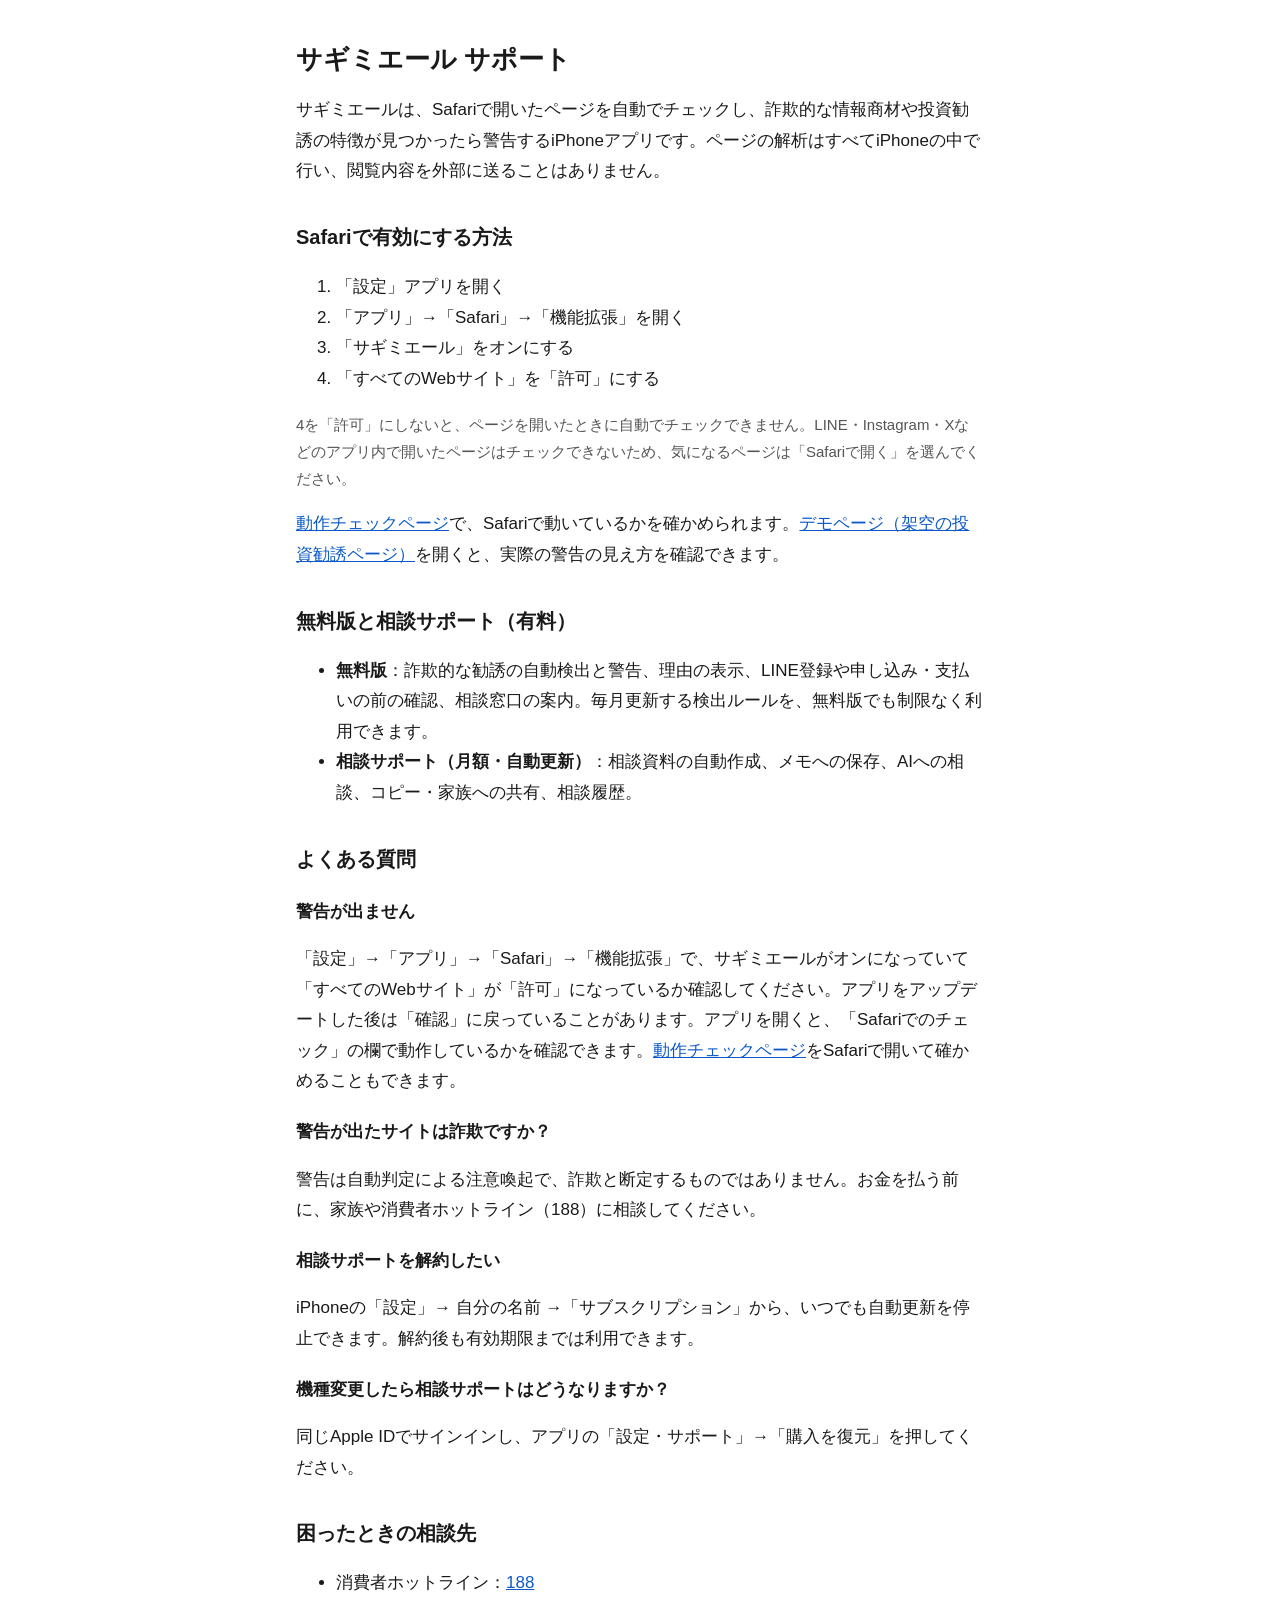
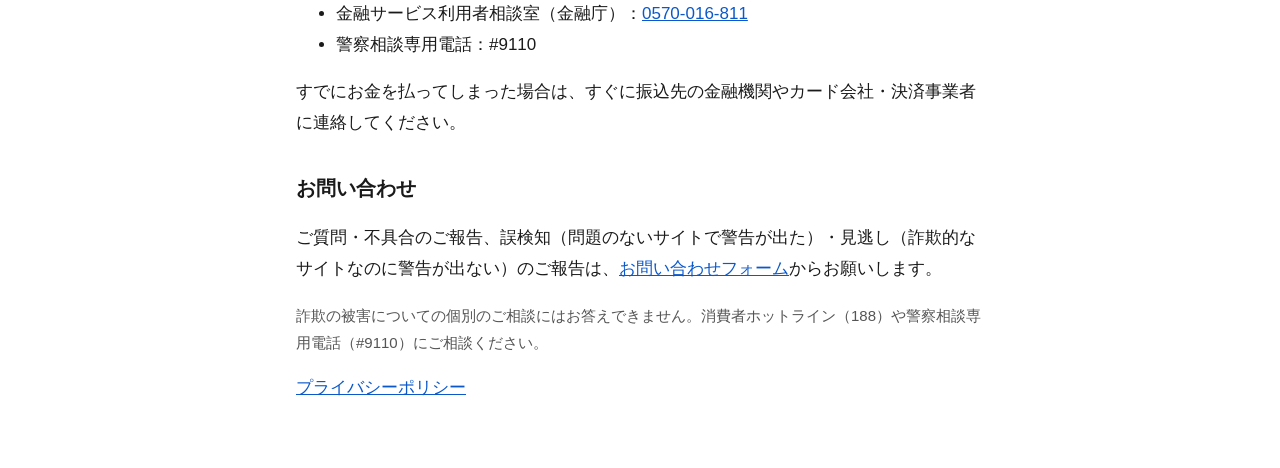
<file: index.html>
<!doctype html>
<html lang="ja">
<head>
<meta charset="utf-8">
<meta name="viewport" content="width=device-width, initial-scale=1">
<title>サギミエール サポート</title>
<link rel="stylesheet" href="style.css">
</head>
<body>
<main>
<h1>サギミエール サポート</h1>
<p>サギミエールは、Safariで開いたページを自動でチェックし、詐欺的な情報商材や投資勧誘の特徴が見つかったら警告するiPhoneアプリです。ページの解析はすべてiPhoneの中で行い、閲覧内容を外部に送ることはありません。</p>

<h2>Safariで有効にする方法</h2>
<ol>
  <li>「設定」アプリを開く</li>
  <li>「アプリ」→「Safari」→「機能拡張」を開く</li>
  <li>「サギミエール」をオンにする</li>
  <li>「すべてのWebサイト」を「許可」にする</li>
</ol>
<p class="muted">4を「許可」にしないと、ページを開いたときに自動でチェックできません。LINE・Instagram・Xなどのアプリ内で開いたページはチェックできないため、気になるページは「Safariで開く」を選んでください。</p>

<p><a href="check.html">動作チェックページ</a>で、Safariで動いているかを確かめられます。<a href="demo.html">デモページ（架空の投資勧誘ページ）</a>を開くと、実際の警告の見え方を確認できます。</p>

<h2>無料版と相談サポート（有料）</h2>
<ul>
  <li><strong>無料版</strong>：詐欺的な勧誘の自動検出と警告、理由の表示、LINE登録や申し込み・支払いの前の確認、相談窓口の案内。毎月更新する検出ルールを、無料版でも制限なく利用できます。</li>
  <li><strong>相談サポート（月額・自動更新）</strong>：相談資料の自動作成、メモへの保存、AIへの相談、コピー・家族への共有、相談履歴。</li>
</ul>

<h2>よくある質問</h2>
<h3>警告が出ません</h3>
<p>「設定」→「アプリ」→「Safari」→「機能拡張」で、サギミエールがオンになっていて「すべてのWebサイト」が「許可」になっているか確認してください。アプリをアップデートした後は「確認」に戻っていることがあります。アプリを開くと、「Safariでのチェック」の欄で動作しているかを確認できます。<a href="check.html">動作チェックページ</a>をSafariで開いて確かめることもできます。</p>
<h3>警告が出たサイトは詐欺ですか？</h3>
<p>警告は自動判定による注意喚起で、詐欺と断定するものではありません。お金を払う前に、家族や消費者ホットライン（188）に相談してください。</p>
<h3>相談サポートを解約したい</h3>
<p>iPhoneの「設定」→ 自分の名前 →「サブスクリプション」から、いつでも自動更新を停止できます。解約後も有効期限までは利用できます。</p>
<h3>機種変更したら相談サポートはどうなりますか？</h3>
<p>同じApple IDでサインインし、アプリの「設定・サポート」→「購入を復元」を押してください。</p>

<h2>困ったときの相談先</h2>
<ul>
  <li>消費者ホットライン：<a href="tel:188">188</a></li>
  <li>金融サービス利用者相談室（金融庁）：<a href="tel:0570016811">0570-016-811</a></li>
  <li>警察相談専用電話：#9110</li>
</ul>
<p>すでにお金を払ってしまった場合は、すぐに振込先の金融機関やカード会社・決済事業者に連絡してください。</p>

<h2 id="contact">お問い合わせ</h2>
<p>ご質問・不具合のご報告、誤検知（問題のないサイトで警告が出た）・見逃し（詐欺的なサイトなのに警告が出ない）のご報告は、<a href="https://docs.google.com/forms/d/e/1FAIpQLSe4jkIRCLQSm8JMk2_fko3_bluVxoWYzC-V2FqMi_mjQltGLA/viewform">お問い合わせフォーム</a>からお願いします。</p>
<p class="muted">詐欺の被害についての個別のご相談にはお答えできません。消費者ホットライン（188）や警察相談専用電話（#9110）にご相談ください。</p>

<p><a href="privacy.html">プライバシーポリシー</a></p>
</main>
</body>
</html>
</file>
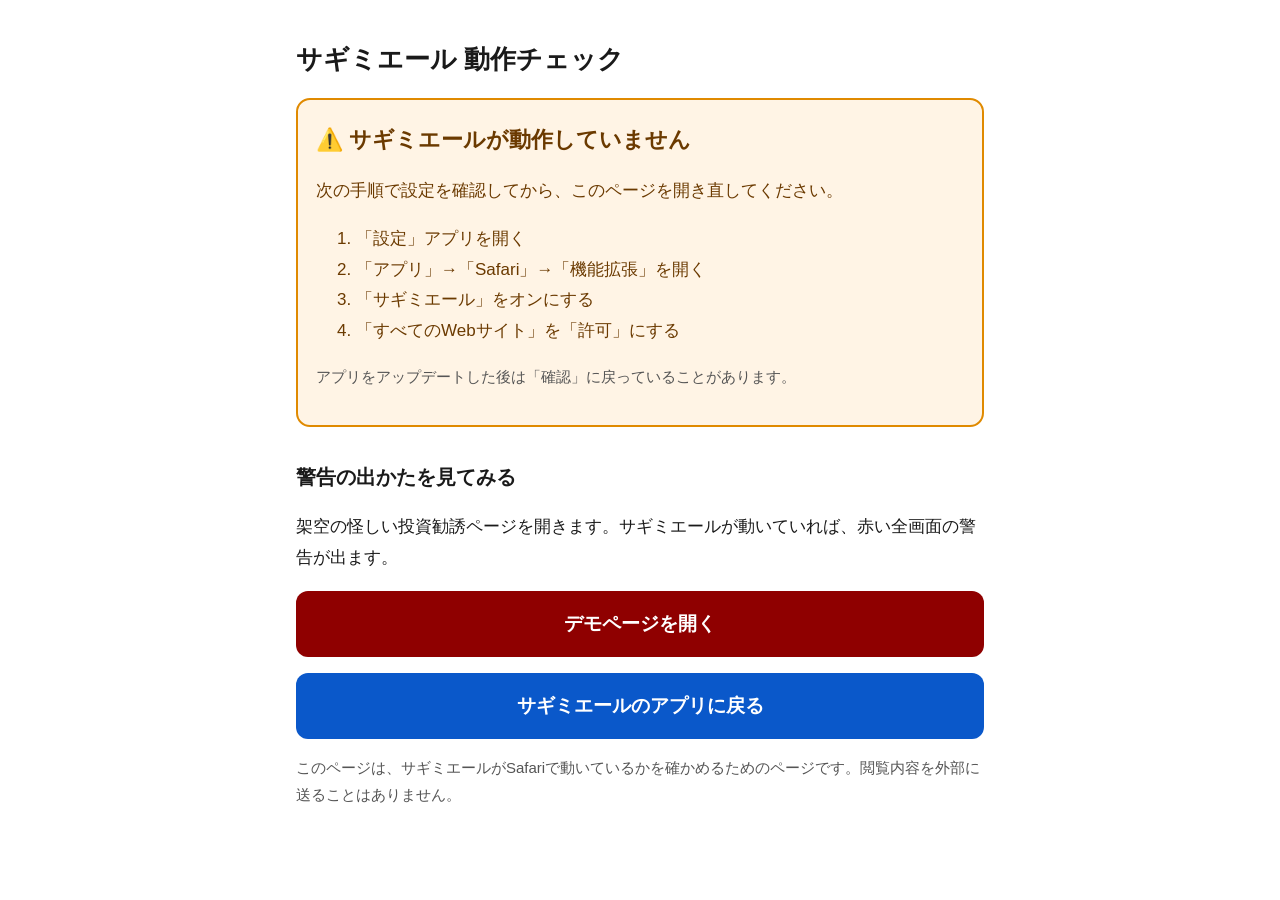
<file: check.html>
<!doctype html>
<html lang="ja">
<head>
<meta charset="utf-8">
<meta name="viewport" content="width=device-width, initial-scale=1">
<title>サギミエール 動作チェック</title>
<link rel="stylesheet" href="style.css">
<style>
  .result { border-radius: 14px; padding: 20px 18px; margin: 20px 0; }
  .result h2 { margin: 0 0 8px; font-size: 22px; }
  .ok { background: #e6f6ea; color: #14532d; border: 2px solid #22a050; }
  .ng { background: #fff4e5; color: #6b3a00; border: 2px solid #e08a00; }
  .back { display: block; text-align: center; font-size: 19px; font-weight: bold; padding: 16px; margin-top: 16px;
          border-radius: 12px; background: #0a58ca; color: #fff; text-decoration: none; }
  @media (prefers-color-scheme: dark) {
    .ok { background: #0f2a18; color: #c9f2d5; }
    .ng { background: #2e1f08; color: #ffe0b0; }
  }
</style>
</head>
<body>
<main>
<h1>サギミエール 動作チェック</h1>

<!-- サギミエールが動いていると、拡張がこの2つの表示を切り替える -->
<div id="sagimieru-ok" class="result ok" hidden>
  <h2>✅ サギミエールは動作しています</h2>
  <p>Safariで開いたページを自動でチェックできる状態です。</p>
</div>

<div id="sagimieru-ng" class="result ng">
  <h2>⚠️ サギミエールが動作していません</h2>
  <p>次の手順で設定を確認してから、このページを開き直してください。</p>
  <ol>
    <li>「設定」アプリを開く</li>
    <li>「アプリ」→「Safari」→「機能拡張」を開く</li>
    <li>「サギミエール」をオンにする</li>
    <li>「すべてのWebサイト」を「許可」にする</li>
  </ol>
  <p class="muted">アプリをアップデートした後は「確認」に戻っていることがあります。</p>
</div>

<h2>警告の出かたを見てみる</h2>
<p>架空の怪しい投資勧誘ページを開きます。サギミエールが動いていれば、赤い全画面の警告が出ます。</p>
<a class="back" href="demo.html" style="background:#8f0000">デモページを開く</a>

<a class="back" href="sagimieru://check">サギミエールのアプリに戻る</a>

<!-- 診断情報（サギミエールが動いているときだけ拡張が表示する）。ふだんは閉じておく -->
<details id="sagimieru-diag" hidden style="margin-top: 32px;">
  <summary class="muted">うまく警告が出ないとき（診断情報）</summary>
  <p class="muted">デモページで警告が出ないときに使います。お問い合わせの際は、この部分のスクリーンショットを添えてください。</p>
  <pre id="sagimieru-diag-text" style="white-space: pre-wrap; word-break: break-all; font-size: 14px;"></pre>
  <p class="muted">下のボタンは、ページの内容を使わずに警告画面だけを表示します。デモページで出ないのにここで出る場合は、ページの読み取りに問題があります。</p>
  <button id="sagimieru-diag-try" type="button" style="font-size: 17px; padding: 12px 16px; border-radius: 10px;">警告画面だけを表示してみる</button>
  <p id="sagimieru-diag-try-result"></p>
</details>
<p class="muted">このページは、サギミエールがSafariで動いているかを確かめるためのページです。閲覧内容を外部に送ることはありません。</p>
</main>
</body>
</html>
</file>
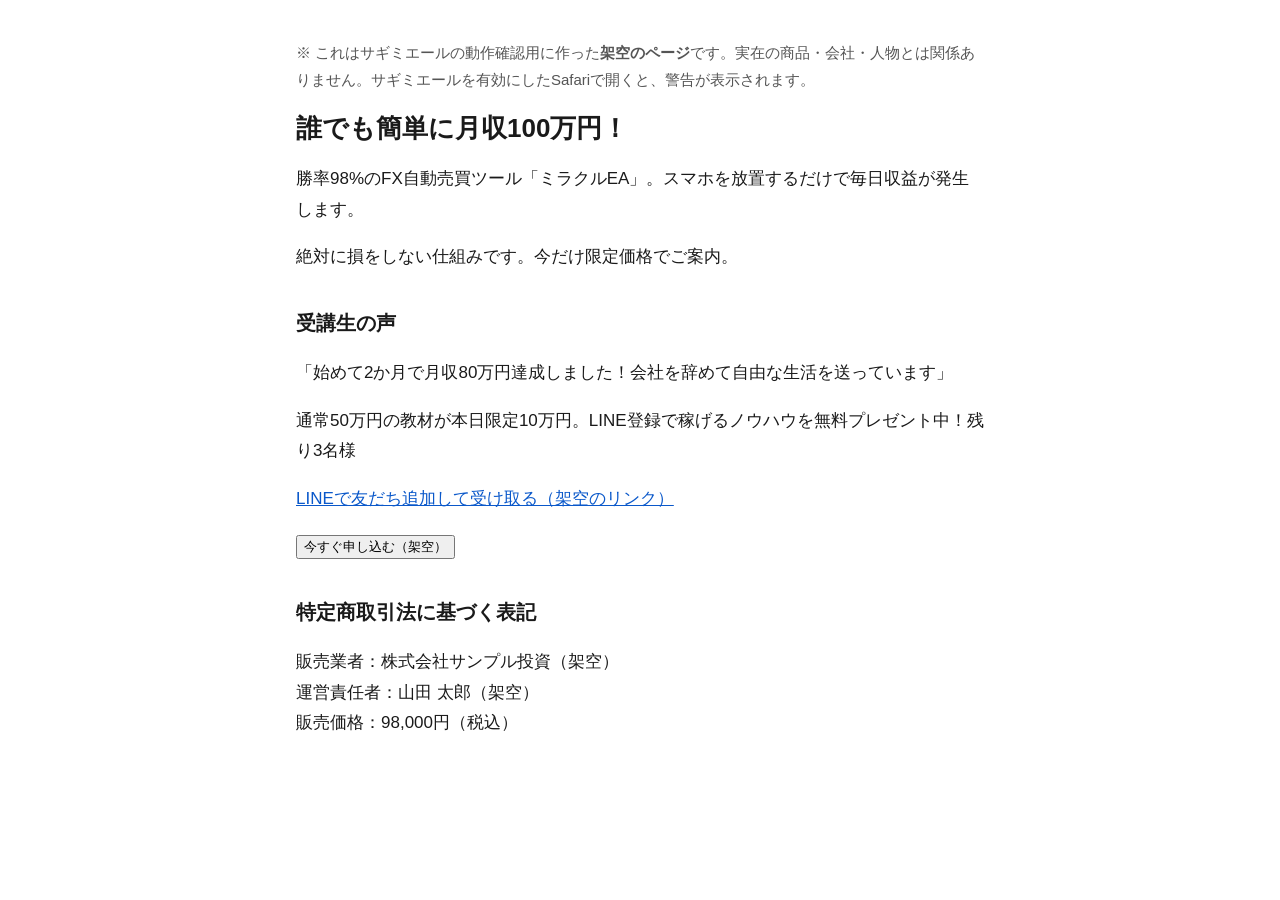
<file: demo.html>
<!doctype html>
<html lang="ja">
<head>
<meta charset="utf-8">
<meta name="viewport" content="width=device-width, initial-scale=1">
<title>【動作確認用】架空の投資勧誘ページ｜サギミエール</title>
<link rel="stylesheet" href="style.css">
</head>
<body>
<main>
<p class="muted">※ これはサギミエールの動作確認用に作った<strong>架空のページ</strong>です。実在の商品・会社・人物とは関係ありません。サギミエールを有効にしたSafariで開くと、警告が表示されます。</p>

<h1>誰でも簡単に月収100万円！</h1>
<p>勝率98%のFX自動売買ツール「ミラクルEA」。スマホを放置するだけで毎日収益が発生します。</p>
<p>絶対に損をしない仕組みです。今だけ限定価格でご案内。</p>

<h2>受講生の声</h2>
<p>「始めて2か月で月収80万円達成しました！会社を辞めて自由な生活を送っています」</p>

<p>通常50万円の教材が本日限定10万円。LINE登録で稼げるノウハウを無料プレゼント中！残り3名様</p>
<p><a href="https://line.me/">LINEで友だち追加して受け取る（架空のリンク）</a></p>
<p><button type="button" onclick="alert('これは架空のページです。')">今すぐ申し込む（架空）</button></p>

<h2>特定商取引法に基づく表記</h2>
<p>販売業者：株式会社サンプル投資（架空）<br>運営責任者：山田 太郎（架空）<br>販売価格：98,000円（税込）</p>
</main>
</body>
</html>
</file>
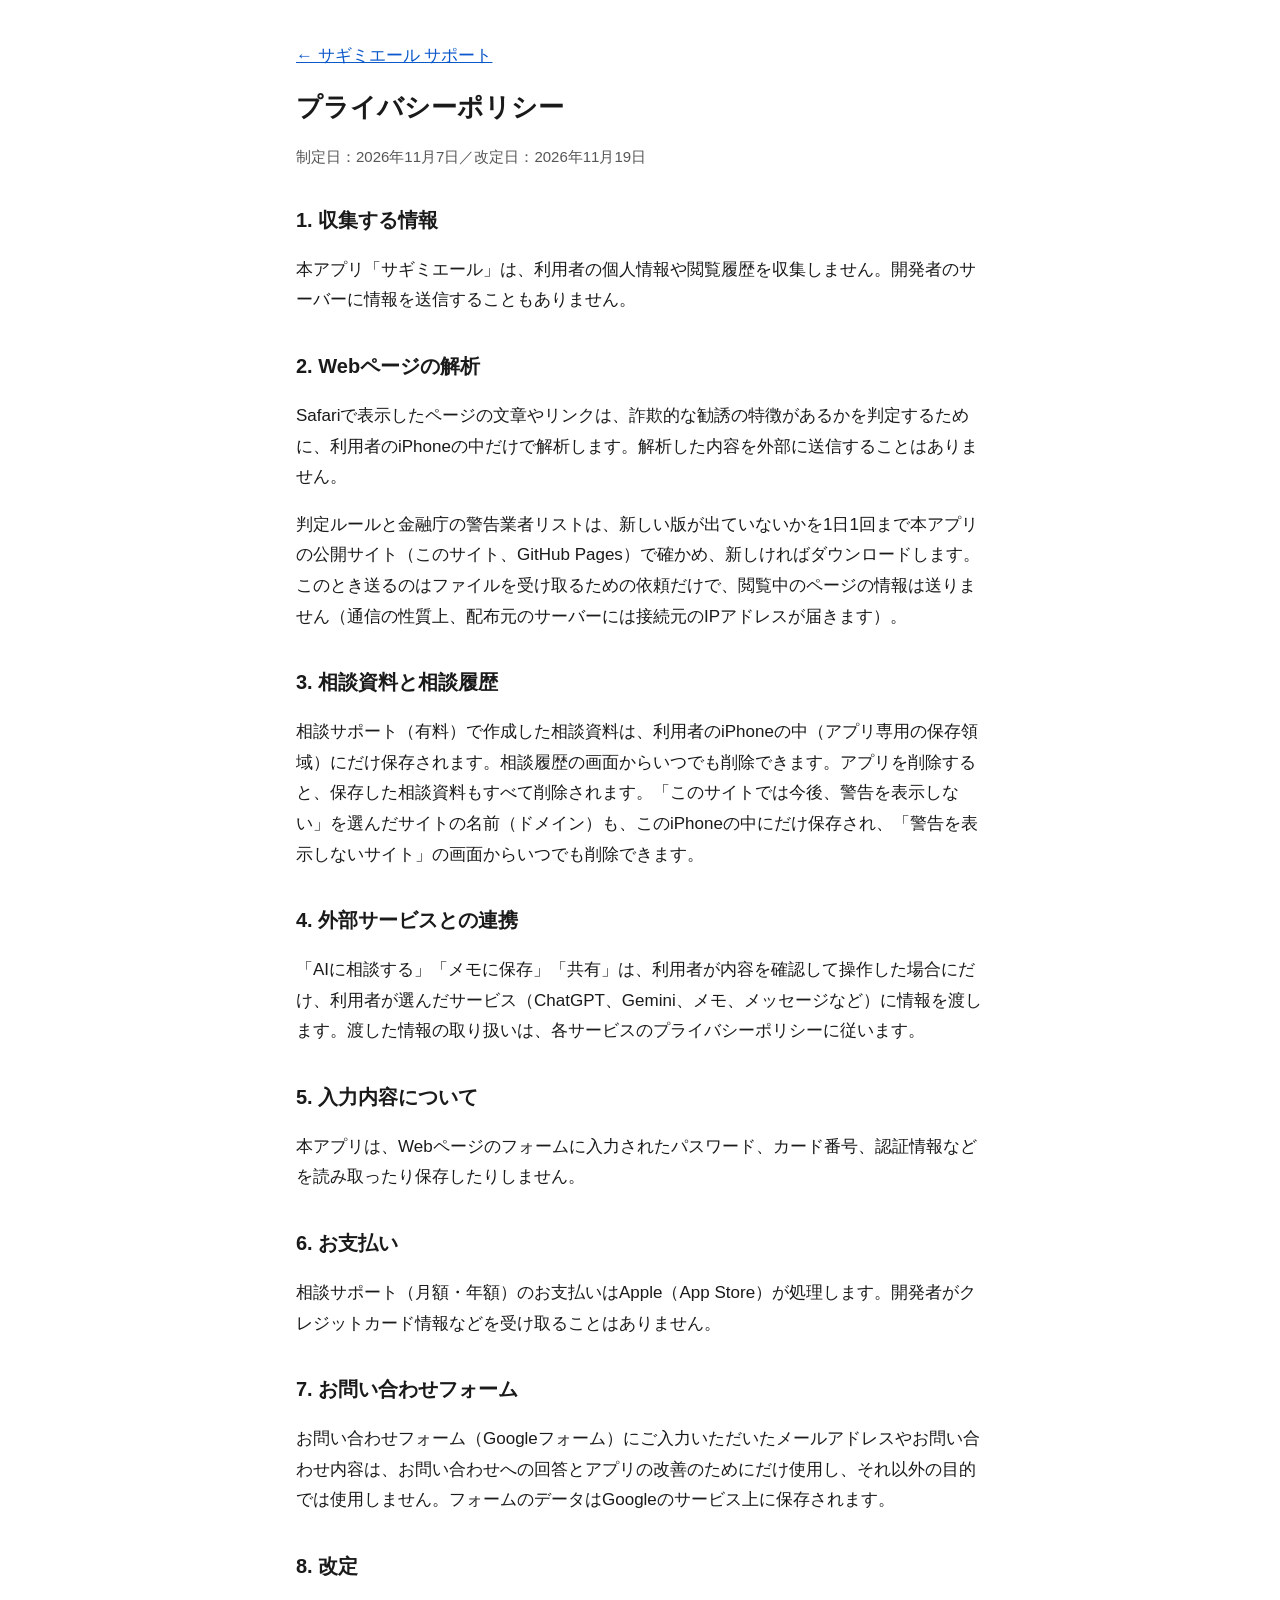
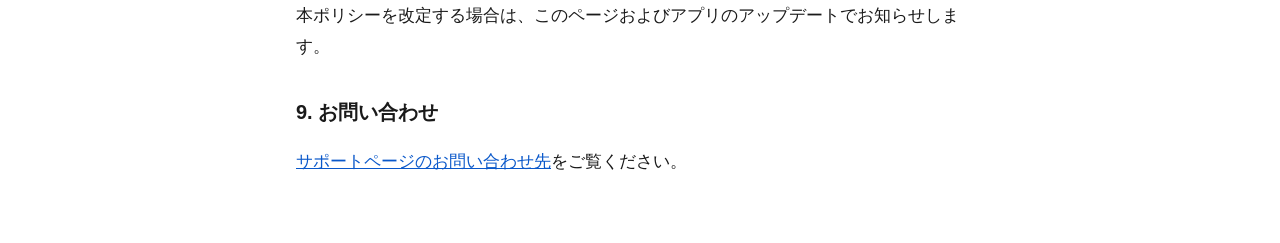
<file: privacy.html>
<!doctype html>
<html lang="ja">
<head>
<meta charset="utf-8">
<meta name="viewport" content="width=device-width, initial-scale=1">
<title>プライバシーポリシー｜サギミエール</title>
<link rel="stylesheet" href="style.css">
</head>
<body>
<main>
<p><a href="index.html">← サギミエール サポート</a></p>
<h1>プライバシーポリシー</h1>
<p class="muted">制定日：2026年11月7日／改定日：2026年11月19日</p>

<h2>1. 収集する情報</h2>
<p>本アプリ「サギミエール」は、利用者の個人情報や閲覧履歴を収集しません。開発者のサーバーに情報を送信することもありません。</p>

<h2>2. Webページの解析</h2>
<p>Safariで表示したページの文章やリンクは、詐欺的な勧誘の特徴があるかを判定するために、利用者のiPhoneの中だけで解析します。解析した内容を外部に送信することはありません。</p>
<p>判定ルールと金融庁の警告業者リストは、新しい版が出ていないかを1日1回まで本アプリの公開サイト（このサイト、GitHub Pages）で確かめ、新しければダウンロードします。このとき送るのはファイルを受け取るための依頼だけで、閲覧中のページの情報は送りません（通信の性質上、配布元のサーバーには接続元のIPアドレスが届きます）。</p>

<h2>3. 相談資料と相談履歴</h2>
<p>相談サポート（有料）で作成した相談資料は、利用者のiPhoneの中（アプリ専用の保存領域）にだけ保存されます。相談履歴の画面からいつでも削除できます。アプリを削除すると、保存した相談資料もすべて削除されます。「このサイトでは今後、警告を表示しない」を選んだサイトの名前（ドメイン）も、このiPhoneの中にだけ保存され、「警告を表示しないサイト」の画面からいつでも削除できます。</p>

<h2>4. 外部サービスとの連携</h2>
<p>「AIに相談する」「メモに保存」「共有」は、利用者が内容を確認して操作した場合にだけ、利用者が選んだサービス（ChatGPT、Gemini、メモ、メッセージなど）に情報を渡します。渡した情報の取り扱いは、各サービスのプライバシーポリシーに従います。</p>

<h2>5. 入力内容について</h2>
<p>本アプリは、Webページのフォームに入力されたパスワード、カード番号、認証情報などを読み取ったり保存したりしません。</p>

<h2>6. お支払い</h2>
<p>相談サポート（月額・年額）のお支払いはApple（App Store）が処理します。開発者がクレジットカード情報などを受け取ることはありません。</p>

<h2>7. お問い合わせフォーム</h2>
<p>お問い合わせフォーム（Googleフォーム）にご入力いただいたメールアドレスやお問い合わせ内容は、お問い合わせへの回答とアプリの改善のためにだけ使用し、それ以外の目的では使用しません。フォームのデータはGoogleのサービス上に保存されます。</p>

<h2>8. 改定</h2>
<p>本ポリシーを改定する場合は、このページおよびアプリのアップデートでお知らせします。</p>

<h2>9. お問い合わせ</h2>
<p><a href="index.html#contact">サポートページのお問い合わせ先</a>をご覧ください。</p>
</main>
</body>
</html>
</file>
<file: style.css>
:root {
  --bg: #ffffff;
  --text: #1a1a1a;
  --muted: #555555;
  --link: #0a58ca;
  color-scheme: light dark;
}
@media (prefers-color-scheme: dark) {
  :root {
    --bg: #111418;
    --text: #eceff3;
    --muted: #a7adb5;
    --link: #7fb0ff;
  }
}
* { box-sizing: border-box; }
body {
  margin: 0;
  background: var(--bg);
  color: var(--text);
  font-family: -apple-system, "Hiragino Sans", "Hiragino Kaku Gothic ProN", "Yu Gothic", sans-serif;
  font-size: 17px;
  line-height: 1.8;
}
main { max-width: 720px; margin: 0 auto; padding: 24px 16px 48px; }
h1 { font-size: 26px; line-height: 1.4; }
h2 { font-size: 20px; margin-top: 32px; }
h3 { font-size: 17px; margin-top: 20px; }
a { color: var(--link); }
.muted { color: var(--muted); font-size: 15px; }
</file>
